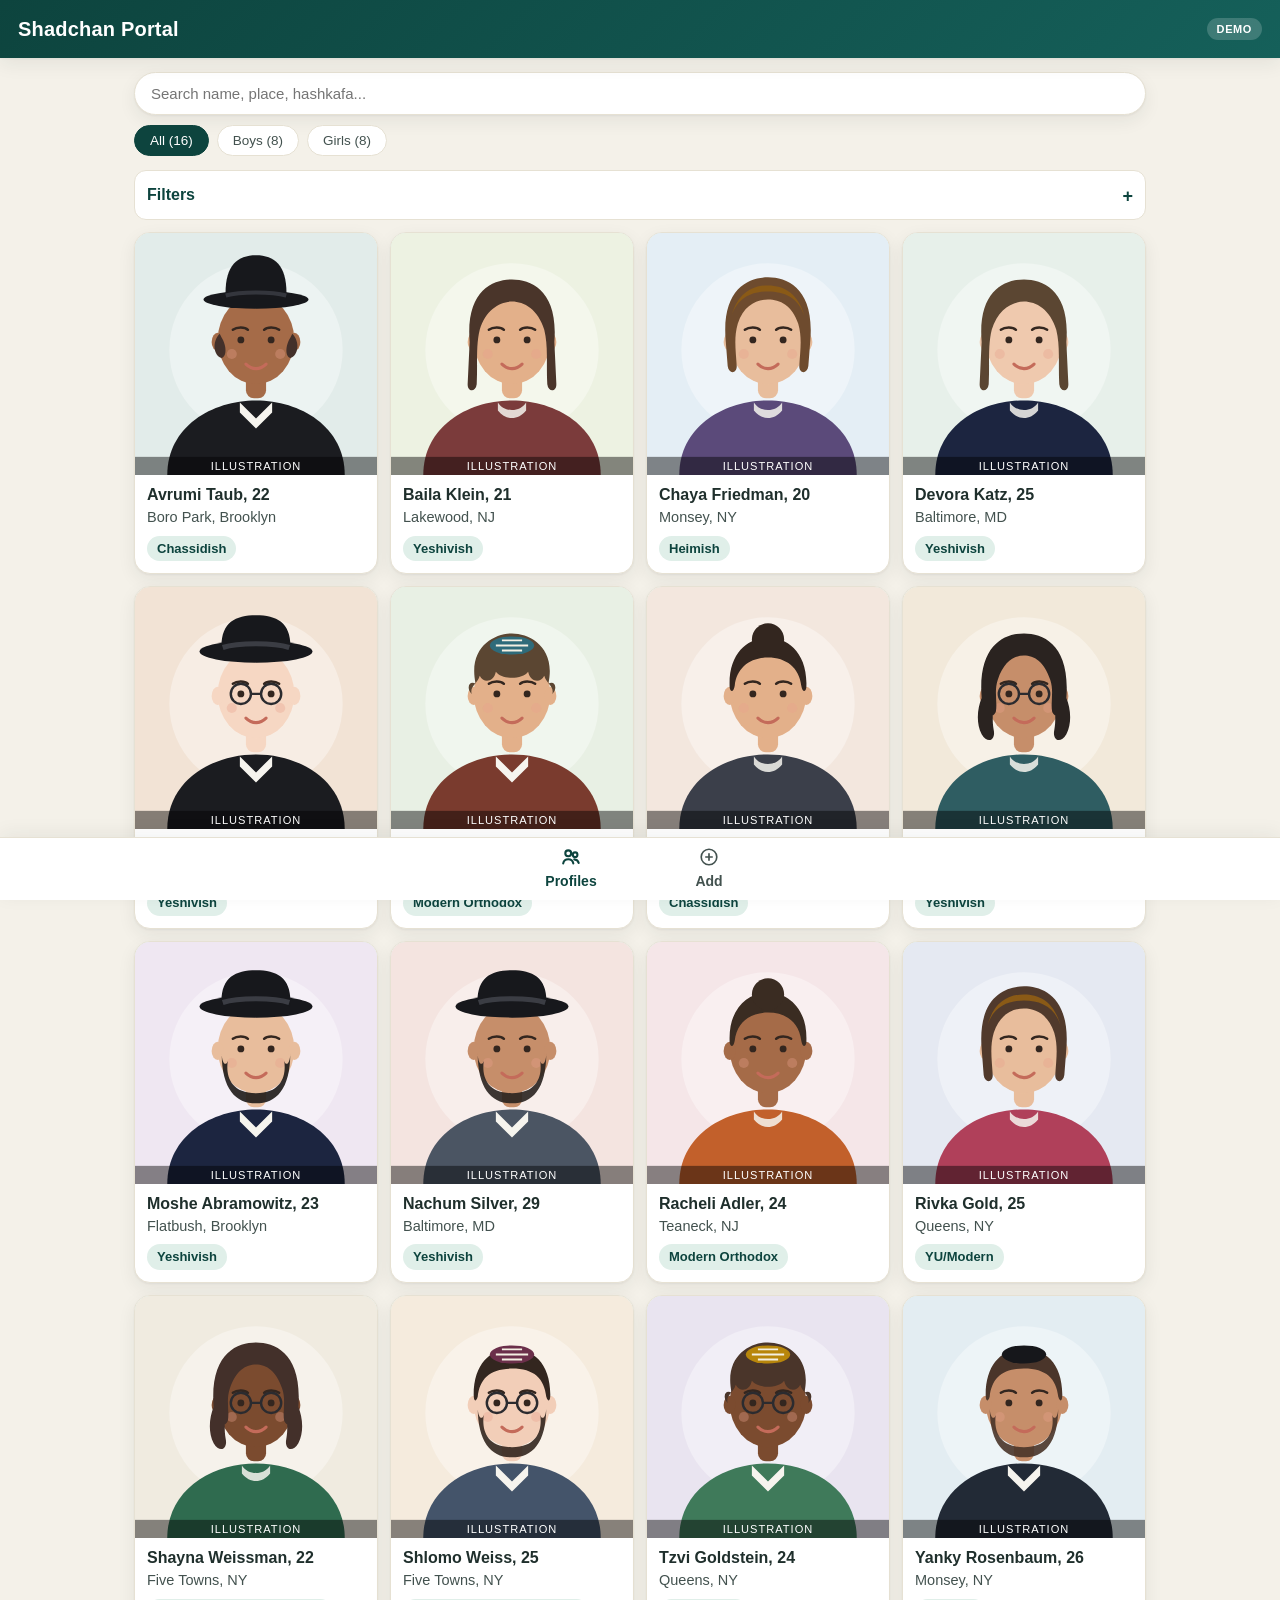
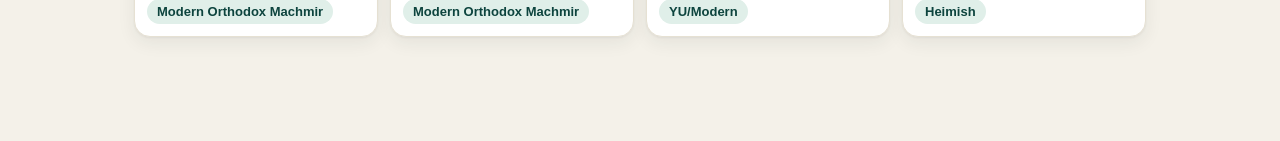
<file: index.html>
<!doctype html>
<html lang="en">
<head>
<meta charset="utf-8">
<meta name="viewport" content="width=device-width, initial-scale=1, viewport-fit=cover">
<meta name="theme-color" content="#0d443e">
<title>Shadchan Portal</title>
<link rel="stylesheet" href="styles.css?v=20261123q11">
</head>
<body>
<header id="topbar">
  <h1>Shadchan Portal</h1>
  <span id="demopill" title="Demo build with fictional profiles only">Demo</span>
</header>
<main id="app"><p class="loading">Loading&hellip;</p></main>
<nav id="bottomnav">
  <a href="#/" data-nav="">
    <svg viewBox="0 0 24 24" fill="none" stroke="currentColor" stroke-width="1.8" stroke-linecap="round" stroke-linejoin="round"><circle cx="9" cy="8" r="3.2"/><path d="M3.5 19c.6-3 2.9-4.5 5.5-4.5s4.9 1.5 5.5 4.5"/><circle cx="16.5" cy="9.5" r="2.5"/><path d="M15.6 14.6c2.3.2 4.2 1.6 4.8 4"/></svg>
    <span>Profiles</span>
  </a>
  <a href="#/add" data-nav="add">
    <svg viewBox="0 0 24 24" fill="none" stroke="currentColor" stroke-width="1.8" stroke-linecap="round" stroke-linejoin="round"><circle cx="12" cy="12" r="8.5"/><path d="M12 8.5v7M8.5 12h7"/></svg>
    <span>Add</span>
  </a>
</nav>
<script src="portraits.js?v=20261123u"></script>
<script src="seed.js?v=20261123q7"></script>
<script src="app.js?v=20261123q11"></script>
</body>
</html>
</file>
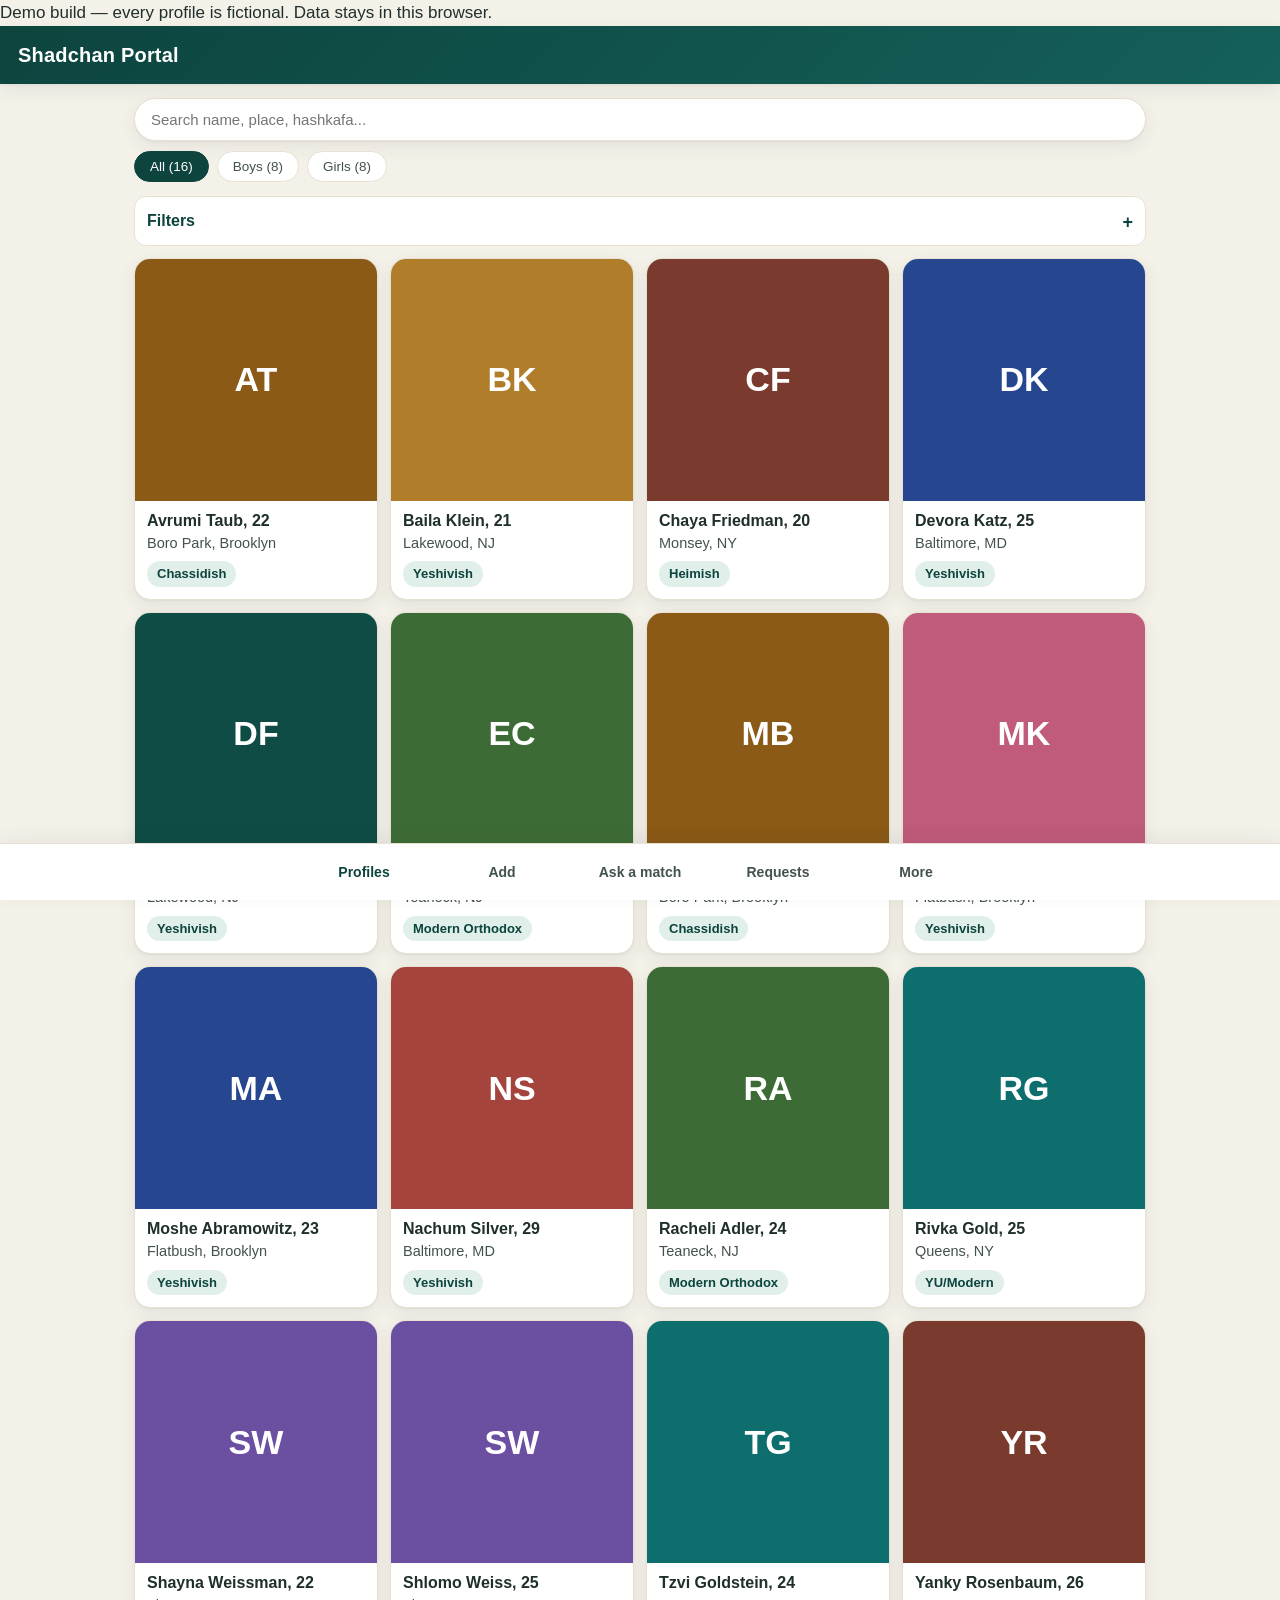
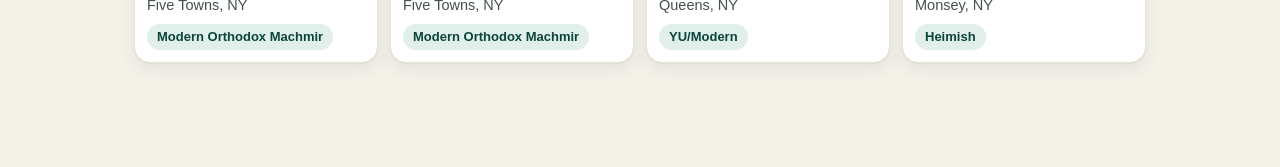
<file: 10-index.html>
<!doctype html>
<html lang="en">
<head>
<meta charset="utf-8">
<meta name="viewport" content="width=device-width, initial-scale=1, viewport-fit=cover">
<meta name="theme-color" content="#0f4c46">
<title>Shadchan Portal</title>
<link rel="stylesheet" href="styles.css">
</head>
<body>
<div id="demo-banner">Demo build &mdash; every profile is fictional. Data stays in this browser.</div>
<header id="topbar">
  <h1>Shadchan Portal</h1>
</header>
<main id="app"><p class="loading">Loading&hellip;</p></main>
<nav id="bottomnav">
  <a href="#/" data-nav="">Profiles</a>
  <a href="#/add" data-nav="add">Add</a>
  <a href="#/ask" data-nav="ask">Ask a match</a>
  <a href="#/requests" data-nav="requests">Requests</a>
  <a href="#/settings" data-nav="settings">More</a>
</nav>
<script src="seed.js"></script>
<script src="app.js"></script>
</body>
</html>
</file>
<file: styles.css>
:root{
  --ink:#1f2f2c;
  --ink-soft:#43524f;
  --paper:#f4f1e9;
  --card:#ffffff;
  --accent:#0d443e;
  --accent-2:#15605a;
  --accent-soft:#e0efe9;
  --gold:#b07d2b;
  --line:#e6e1d3;
  --danger:#a4443c;
  --ok:#2e6e4e;
  --shadow:0 1px 2px rgba(31,47,44,.05),0 6px 18px rgba(31,47,44,.07);
}
*{box-sizing:border-box}
html,body{margin:0;padding:0}
body{
  font-family:-apple-system,BlinkMacSystemFont,"Segoe UI",Roboto,Helvetica,Arial,sans-serif;
  background:var(--paper);
  color:var(--ink);
  font-size:16px;
  line-height:1.45;
  -webkit-font-smoothing:auto;text-rendering:optimizeLegibility;
}
#topbar{
  background:linear-gradient(135deg,var(--accent) 0%,var(--accent-2) 100%);
  color:#fff;
  padding:14px 18px;
  box-shadow:var(--shadow);
  position:sticky;top:0;z-index:15;
  display:flex;align-items:center;gap:10px;
}
#topbar h1{margin:0;font-size:20px;font-weight:700;letter-spacing:.2px;flex:1}
#demopill{
  background:rgba(255,255,255,.18);
  color:#fff;
  font-size:11px;font-weight:700;letter-spacing:.6px;text-transform:uppercase;
  border-radius:999px;padding:3px 10px;
}
#app{
  max-width:520px;
  margin:0 auto;
  padding:14px 14px 104px;
}
.loading{color:var(--ink-soft);text-align:center;margin-top:40px}

/* bottom navigation */
#bottomnav{
  position:fixed;left:0;right:0;bottom:0;
  display:flex;
  background:var(--card);
  border-top:1px solid var(--line);
  box-shadow:0 -4px 18px rgba(31,47,44,.06);
  z-index:20;
}
#bottomnav a{
  flex:1;
  display:flex;flex-direction:column;align-items:center;gap:3px;
  padding:8px 2px calc(8px + env(safe-area-inset-bottom));
  font-size:11px;font-weight:600;
  color:var(--ink-soft);
  text-decoration:none;
}
#bottomnav a svg{width:22px;height:22px}
#bottomnav a.active{color:var(--accent)}
#bottomnav a.active svg{stroke-width:2.3}

h2{font-size:19px;margin:6px 0 12px;letter-spacing:-.2px}
h3{font-size:15px;margin:18px 0 8px;color:var(--accent)}
.muted{color:var(--ink-soft)}
.small{font-size:13px}

.searchbar{
  width:100%;padding:12px 16px;border:1px solid var(--line);border-radius:999px;
  font-size:15px;background:var(--card);margin-bottom:10px;
  box-shadow:var(--shadow);
}
.searchbar:focus{outline:2px solid var(--accent-soft)}
.chiprow{display:flex;gap:8px;flex-wrap:wrap;margin-bottom:14px}
.chip{
  border:1px solid var(--line);
  background:var(--card);
  border-radius:999px;
  padding:7px 15px;
  font-size:13.5px;
  cursor:pointer;
  color:var(--ink-soft);
}
.chip.on{background:var(--accent);color:#fff;border-color:var(--accent)}

/* photo-first profile grid */
.pgrid{
  display:grid;
  grid-template-columns:1fr 1fr;
  gap:12px;
}
.ptile{
  background:var(--card);
  border:1px solid var(--line);
  border-radius:16px;
  overflow:hidden;
  text-decoration:none;color:inherit;
  box-shadow:var(--shadow);
  display:flex;flex-direction:column;
}
.ptile .pphoto{
  width:100%;aspect-ratio:1/1;
  background-size:cover;background-position:center top;
  background-color:var(--accent-soft);
}
.ptile .pphoto.noimg{
  display:flex;align-items:center;justify-content:center;
  color:#fff;font-weight:700;font-size:34px;
}
.ptile .pbody{padding:10px 12px 12px}
.ptile .pname{font-weight:700;font-size:14.5px;line-height:1.25}
.ptile .psub{color:var(--ink-soft);font-size:12.5px;margin-top:2px}
.ptile .tagline{margin-top:7px}

/* generic cards */
.card{
  background:var(--card);
  border:1px solid var(--line);
  border-radius:16px;
  padding:16px;
  margin-bottom:12px;
  box-shadow:var(--shadow);
}
.avatar{
  width:56px;height:56px;border-radius:50%;
  display:flex;align-items:center;justify-content:center;
  color:#fff;font-weight:700;font-size:19px;flex:none;
  background-size:cover;background-position:center top;
  border:2px solid #fff;box-shadow:var(--shadow);
}
.avatar.lg{width:84px;height:84px;font-size:27px}
.pcard{display:flex;gap:12px;align-items:center;text-decoration:none;color:inherit}
.pcard .info{min-width:0}
.pcard .name{font-weight:650;font-size:16px}
.pcard .sub{color:var(--ink-soft);font-size:13.5px;margin-top:2px}
.tagline{display:flex;gap:6px;flex-wrap:wrap;margin-top:6px}
.tag{background:var(--accent-soft);color:var(--accent);border-radius:999px;padding:3px 10px;font-size:11.5px;font-weight:600}

/* recording bar: visible only while MediaRecorder is actually recording */
#recbar{
  position:fixed;left:12px;right:12px;
  bottom:calc(64px + env(safe-area-inset-bottom));
  z-index:30;
  display:flex;align-items:center;gap:10px;
  background:#2b1512;color:#fff;
  border-radius:999px;
  padding:10px 14px;
  box-shadow:0 6px 22px rgba(0,0,0,.35);
}
#recbar .recdot{
  width:12px;height:12px;border-radius:50%;
  background:#e5484d;flex:none;
  animation:recpulse 1.1s ease-in-out infinite;
}
@keyframes recpulse{0%,100%{opacity:1}50%{opacity:.25}}
#recbar .rectext{font-size:13.5px;font-weight:650}
#recbar .rectime{font-variant-numeric:tabular-nums;font-size:13.5px;opacity:.9}
#recbar .recstop{
  margin-left:auto;
  background:#e5484d;color:#fff;border:none;border-radius:999px;
  padding:8px 16px;font-size:13.5px;font-weight:700;cursor:pointer;
}

/* profile hero */
.hero{
  position:relative;
  border-radius:18px;
  overflow:hidden;
  box-shadow:var(--shadow);
  margin-bottom:12px;
  background:var(--accent-soft);
}
.hero .hphoto{
  width:100%;height:320px;
  background-size:cover;background-position:center top;
}
.hero .hphoto.noimg{
  display:flex;align-items:center;justify-content:center;
  color:#fff;font-weight:700;font-size:56px;
}
.hero .hoverlay{
  position:absolute;left:0;right:0;bottom:0;
  padding:36px 16px 12px;
  background:linear-gradient(transparent,rgba(20,30,28,.72));
  color:#fff;
}
.hero .hname{font-size:21px;font-weight:700}
.hero .hsub{font-size:13px;opacity:.92;margin-top:2px}
.hero .htagline{display:flex;gap:6px;flex-wrap:wrap;margin-top:8px}
.hero .htag{background:rgba(255,255,255,.2);color:#fff;border-radius:999px;padding:3px 10px;font-size:11.5px;font-weight:600;backdrop-filter:blur(4px)}

.btn{
  display:inline-block;
  background:var(--accent);
  color:#fff;
  border:none;
  border-radius:13px;
  padding:12px 18px;
  font-size:15px;
  font-weight:600;
  cursor:pointer;
  text-decoration:none;
  text-align:center;
  box-shadow:0 2px 8px rgba(13,68,62,.25);
}
.btn.block{display:block;width:100%}
.btn.ghost{background:var(--accent-soft);color:var(--accent);box-shadow:none}
.btn.subtle{background:#efece3;color:var(--ink);box-shadow:none}
.btn.danger{background:var(--danger)}
.btn:disabled,.btn.disabled{background:#d8d4c8;color:#8b887c;cursor:not-allowed;box-shadow:none}
.btnrow{display:flex;gap:10px;margin:12px 0}
.btnrow .btn{flex:1}

.kv{display:grid;grid-template-columns:110px 1fr;row-gap:6px;column-gap:10px;font-size:14.5px}
.kv .k{color:var(--ink-soft)}

label.field{display:block;margin-bottom:12px;font-size:13.5px;font-weight:600;color:var(--ink-soft)}
label.field input,label.field select,label.field textarea{
  display:block;width:100%;margin-top:4px;
  padding:11px 13px;border:1px solid var(--line);border-radius:11px;
  font-size:15px;font-family:inherit;background:#fff;color:var(--ink);
}
label.field textarea{min-height:76px;resize:vertical}

/* prominent photo picker */
.photopick{display:flex;flex-direction:column;align-items:center;gap:8px;margin:6px 0 16px}
.photopick .pp-circle{
  width:120px;height:120px;border-radius:50%;
  border:2.5px dashed var(--accent-2);
  background:var(--accent-soft);
  display:flex;flex-direction:column;align-items:center;justify-content:center;gap:4px;
  color:var(--accent);cursor:pointer;
  background-size:cover;background-position:center top;
  overflow:hidden;
}
.photopick .pp-circle.hasimg{border-style:solid;border-color:var(--line)}
.photopick .pp-circle svg{width:30px;height:30px}
.photopick .pp-circle .pp-label{font-size:12.5px;font-weight:700}
.photopick .pp-hint{font-size:12.5px;color:var(--ink-soft)}
.photopick input[type=file]{display:none}

.note{border-left:3px solid var(--accent);padding:8px 12px;background:#fbfaf6;border-radius:0 10px 10px 0;margin-bottom:10px}
.note .when{font-size:12px;color:var(--ink-soft);margin-bottom:3px}
.note audio{width:100%;margin-top:4px}

.banner{
  border-radius:12px;
  padding:11px 13px;
  font-size:13.5px;
  margin:10px 0;
}
.banner.info{background:var(--accent-soft);color:var(--accent)}
.banner.warn{background:#f7ecd9;color:#8a5a16}
.banner.locked{background:#f3e9e7;color:var(--danger)}

.idearow{display:flex;gap:12px;align-items:center;text-decoration:none;color:inherit;padding:10px 0;border-bottom:1px solid var(--line)}
.idearow:last-child{border-bottom:none}
.idearow .info{min-width:0}
.idearow .name{font-weight:650;font-size:15px}
.idearow .sub{color:var(--ink-soft);font-size:13px;margin-top:2px}
.idearow .when{font-size:12px;margin-top:3px}

.sugg .top{display:flex;gap:12px;align-items:center}
.sugg .name{font-weight:650;font-size:16px}
.sugg .sub{color:var(--ink-soft);font-size:13.5px;margin-top:2px}
.reasons{margin:10px 0 0;padding-left:18px}
.reasons li{margin-bottom:4px;font-size:14px}
.reasons li.concern{color:var(--danger)}
.feedback{margin-top:12px;border-top:1px dashed var(--line);padding-top:10px}
.feedback .tagpick{display:flex;gap:6px;flex-wrap:wrap;margin:8px 0}

.lockline{display:flex;align-items:center;gap:8px;font-size:13.5px;color:var(--danger);background:#f3e9e7;border-radius:12px;padding:9px 12px;margin:10px 0}
.sharefield{display:flex;align-items:center;gap:10px;padding:9px 4px;border-bottom:1px solid var(--line);font-size:14.5px}
.sharefield:last-child{border-bottom:none}
.sharefield input{width:18px;height:18px}
.sharefield .hint{margin-left:auto;color:var(--ink-soft);font-size:12.5px}

.package-sheet{
  background:#fff;border:1px solid var(--line);border-radius:14px;
  padding:20px;margin:12px 0;
}
.package-sheet .ph{display:flex;gap:14px;align-items:center;border-bottom:2px solid var(--accent);padding-bottom:12px;margin-bottom:12px}
.package-sheet .ph .name{font-size:20px;font-weight:700}
@media print{
  #topbar,#bottomnav,#recbar,.no-print{display:none !important}
  body{background:#fff}
  #app{padding:0}
  .package-sheet{border:none}
  .hero{box-shadow:none}
}

.field-missing input,.field-missing select,.field-missing textarea{border-color:#c0392b !important;outline:2px solid rgba(192,57,43,.22)}
.newaudio{display:flex;flex-direction:column;gap:8px}
.newaudio audio{width:100%;height:40px}

.field, #formMissing { scroll-margin-top: 84px; }

.heightrow{margin-bottom:12px}
.heightrow .hlabel{font-size:13.5px;font-weight:600;color:var(--ink-soft)}
.heightrow .hline{display:flex;flex-direction:row;gap:10px;margin-top:4px}
.heightrow .hline label{display:flex;flex:1;align-items:center;gap:8px;min-width:0}
.heightrow .hline input{flex:1;min-width:0;width:100%;padding:11px 13px;border:1px solid var(--line);border-radius:11px;font-size:15px;font-family:inherit;background:#fff;color:var(--ink)}
.heightrow .hline span{font-size:14px;color:var(--ink-soft);font-weight:600}

.filterbox{margin:8px 0 12px;background:#fff;border:1px solid var(--line);border-radius:12px;padding:0 12px}
.filterbox summary{padding:12px 0;font-weight:700;font-size:14.5px;color:var(--accent);cursor:pointer;list-style:none}
.filterbox summary::-webkit-details-marker{display:none}
.filterbox summary::after{content:'+';float:right;font-size:18px}
.filterbox[open] summary::after{content:'Close';font-size:14.5px}
.filterbox .filtergrid{display:grid;grid-template-columns:1fr 1fr;gap:0 10px}
.filterbox .btn{margin:8px 0 12px}
@media(max-width:480px){.filterbox .filtergrid{grid-template-columns:1fr}}

@media(min-width:900px){
  #app{max-width:1040px}
  .pgrid{grid-template-columns:repeat(4,1fr)}
  #app form,.formwrap{max-width:720px;margin-left:auto;margin-right:auto}
  .filterbox .filtergrid{grid-template-columns:1fr 1fr 1fr}
}
.filterbox .small{padding-bottom:12px}

.filterbox .flabel{display:block;font-size:13px;font-weight:600;color:var(--ink-soft);margin-bottom:6px}
.filterbox .townchips{display:flex;gap:8px}
.filterbox .townchips .chip{flex:1;min-height:44px}
.filterbox .agerow{display:flex;align-items:center;gap:8px}
.filterbox .agerow input{flex:1;min-width:0;min-height:44px;font-size:16px;padding:0 12px;border:1px solid var(--line);border-radius:10px;background:#fff}
.filterbox .field{margin-bottom:12px}

.chipfield{margin-bottom:12px}
.chipfield .flabel{display:block;font-size:13.5px;font-weight:600;color:var(--ink-soft);margin-bottom:6px}
.chipfield .townchips{display:flex;gap:8px}
.chipfield .townchips .chip{flex:1;min-height:44px}

/* photo gallery + crop */
.galbox{margin:4px 0 16px}
.galhead{font-weight:700;font-size:15px;margin-bottom:8px}
.galbtns{display:flex;gap:8px;margin-bottom:10px}
.galbtns .gbtn{flex:1;min-height:44px;display:flex;align-items:center;justify-content:center;cursor:pointer;text-align:center}
.galstrip{display:grid;grid-template-columns:repeat(3,1fr);gap:8px;margin-bottom:8px}
.gthumb{position:relative;padding:0;border:2px solid var(--line);border-radius:12px;overflow:hidden;background:#fff;aspect-ratio:1/1;cursor:pointer}
.gthumb img{width:100%;height:100%;object-fit:cover;display:block}
.gthumb.chosen{border-color:var(--accent)}
.gthumb .gtag{position:absolute;left:0;right:0;bottom:0;background:var(--accent);color:#fff;font-size:11px;font-weight:700;text-align:center}
.gthumb .gtag:empty{display:none}
.cropov{position:fixed;inset:0;background:rgba(0,0,0,.6);z-index:200;display:flex;align-items:center;justify-content:center;padding:12px;overflow:auto}
.cropbox{background:#fff;border-radius:16px;padding:16px;max-width:420px;width:100%;box-sizing:border-box}
.croptitle{font-weight:700;font-size:16px;margin-bottom:10px}
.cropview{position:relative;overflow:hidden;margin:0 auto 12px;border-radius:12px;background:#222;touch-action:none;cursor:grab}
.cropimg{position:absolute;max-width:none;user-select:none;-webkit-user-drag:none;pointer-events:none}
.croplbl{display:flex;align-items:center;gap:10px;font-size:13.5px;font-weight:600;margin-bottom:6px}
.croplbl input{flex:1}
@media(min-width:900px){.galstrip{grid-template-columns:repeat(5,1fr)}}

/* Desktop legibility: darker secondary text, larger small text, normal font smoothing */
@media(min-width:900px){
  body{font-size:17px;line-height:1.5}
  .small,.pcard .sub,.sugg .sub,.idearow .sub,.sharefield .hint,.photopick .pp-hint{font-size:15px}
  .ptile .pname{font-size:16px}.ptile .psub{font-size:14.5px}
  .kv,.sharefield,.filterbox summary{font-size:16px}
  label.field,.heightrow .hlabel,.chipfield .flabel,.filterbox .flabel,.croplbl{font-size:15px;color:var(--ink)}
  .tag{font-size:13px}.lockline{font-size:15px}.reasons li{font-size:16px}
  .note .when,.idearow .when{font-size:14px}
  .muted{color:var(--ink-soft)}
}
.filterbox .flabel{padding-top:2px}
.filterbox>.field:first-child{padding-top:12px}
/* Send */
.flabel{display:block;font-size:14px;font-weight:700;color:var(--ink);margin-bottom:6px}
.sendhead{display:flex;align-items:center;gap:12px}
.sendcard{margin-bottom:12px}
#sendq{width:100%;min-height:46px;font-size:16px;padding:0 14px;border:1px solid var(--line);border-radius:12px;background:#fff;font-family:inherit}
.senddrop{margin:6px 0;border:1px solid var(--line);border-radius:12px;overflow:hidden;background:#fff}
.senditem{display:block;width:100%;text-align:left;min-height:44px;padding:10px 14px;border:0;border-bottom:1px solid var(--line);background:#fff;font-size:15.5px;font-family:inherit;color:var(--ink);cursor:pointer}
.senditem:last-child{border-bottom:0}
.sendto{display:flex;align-items:center;justify-content:space-between;gap:10px}
.sendphotos{display:flex;flex-wrap:wrap;gap:10px}
.sphoto{display:flex;flex-direction:column;align-items:center;gap:4px;width:92px;text-align:center;cursor:pointer;position:relative}
.sphoto input{position:absolute;top:4px;left:4px;width:22px;height:22px;z-index:1}
.sph{display:block;width:92px;height:92px;border-radius:12px;background-size:cover;background-position:center;background-color:#ddd;border:1px solid var(--line)}
.sph.big{width:110px;height:110px}
.sendval{word-break:break-word}
/* Bottom nav: two items, kept together in the centre */
#bottomnav{justify-content:center;gap:8px}
#bottomnav a{flex:0 0 auto;width:112px;min-height:56px;justify-content:center;font-size:12px}
@media(min-width:900px){#bottomnav a{width:130px;font-size:14px}}
.illchip{position:absolute;top:12px;right:12px;background:rgba(0,0,0,.55);color:#fff;font-size:12px;font-weight:600;padding:5px 10px;border-radius:999px;letter-spacing:.2px;z-index:2}
.privred, .privred .privlabel, .privred h3, .privred .small, .privred .when, .privred .lockline, .privred .muted { color: #c62828; }
.privtext, .privred textarea { color: #c62828; }
.privred textarea::placeholder { color: #d98a8a; }

.btn.savenote{background:#14532d;color:#fff;font-weight:700;box-shadow:0 2px 0 #0b3a1f}
.btn.savenote:active{transform:translateY(1px);background:#0b3a1f}
.notestatus{margin:4px 0 10px;padding:10px 12px;border-radius:10px;background:#dcfce7;color:#14532d;font-weight:700;border:1px solid #14532d}
.notestatus.warn{background:#fee2e2;color:#991b1b;border-color:#991b1b}
.notestatus.hide{display:none}
#newNoteText{display:block;width:100%;box-sizing:border-box;min-height:64px}
.gitem{display:flex;flex-direction:column;gap:6px}
.gdel{padding:6px 8px;font-size:12px;min-height:0;box-shadow:none}
.gitem .gthumb{width:100%}
</file>
